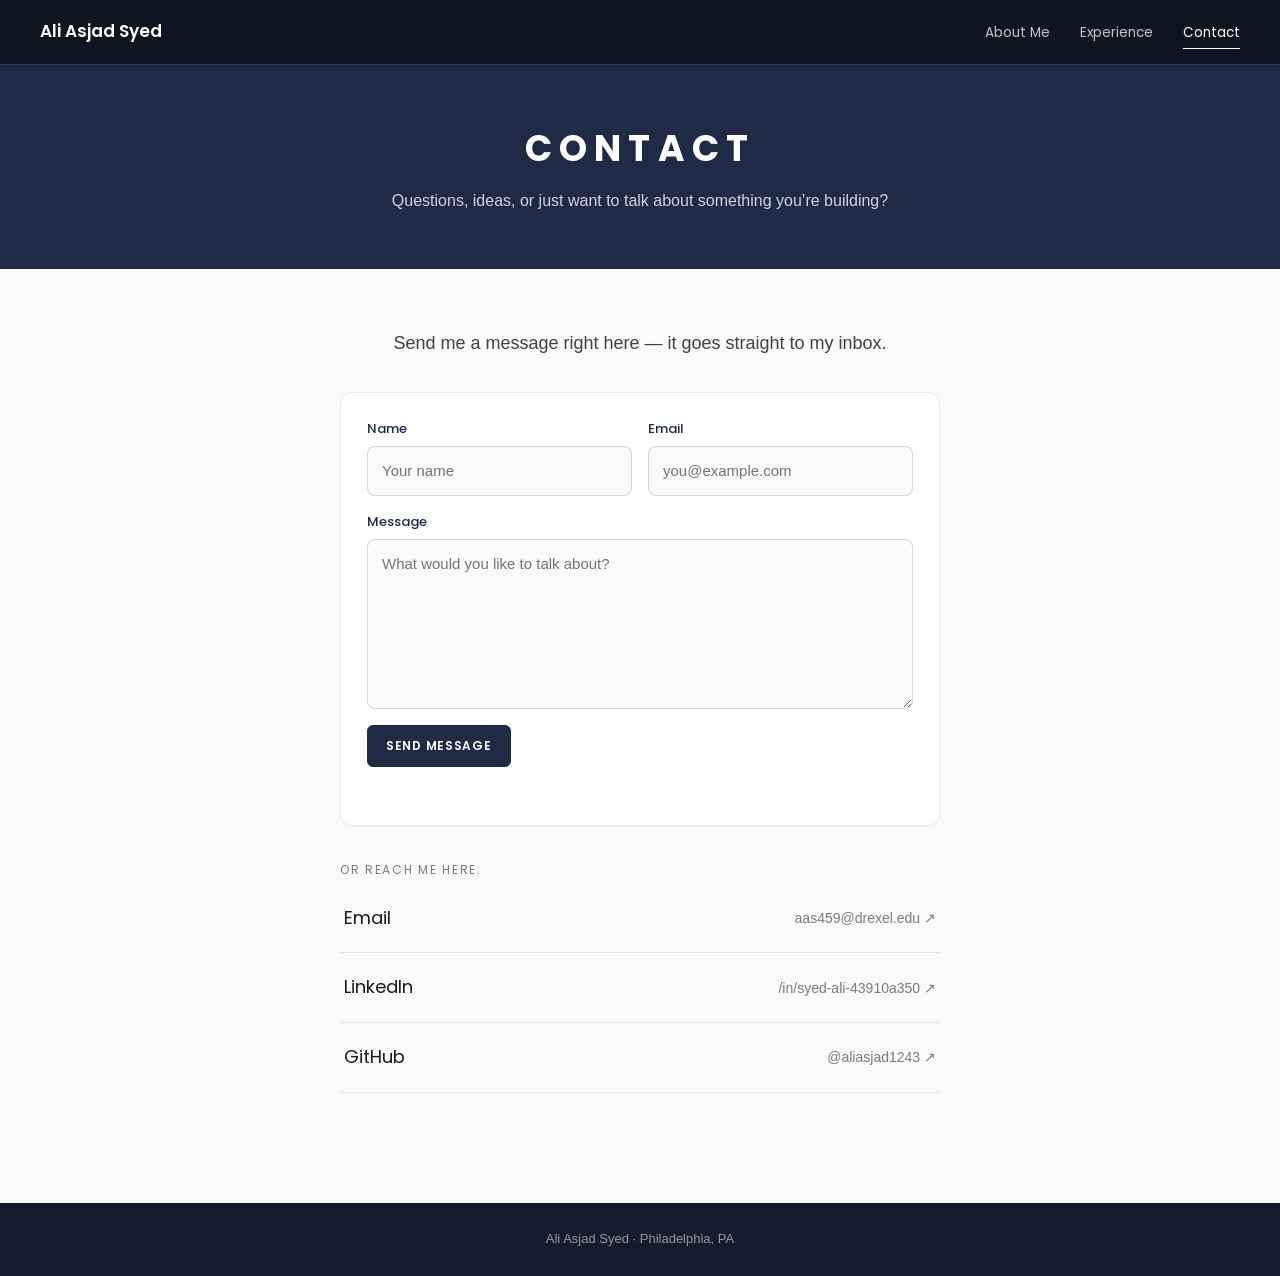
<file: contact.html>
<!doctype html>
<html lang="en">
<head>
<meta charset="utf-8">
<meta name="viewport" content="width=device-width, initial-scale=1">
<title>Contact — Ali Asjad Syed</title>
<link rel="preconnect" href="https://fonts.googleapis.com">
<link rel="preconnect" href="https://fonts.gstatic.com" crossorigin>
<link href="https://fonts.googleapis.com/css2?family=Poppins:wght@400;500;600;700&display=swap" rel="stylesheet">
<link rel="icon" href="data:image/svg+xml,<svg xmlns='http://www.w3.org/2000/svg' viewBox='0 0 64 64'><rect width='64' height='64' rx='12' fill='%231f2a44'/><text x='32' y='42' font-family='Arial' font-weight='700' font-size='26' fill='white' text-anchor='middle'>AS</text></svg>">
<link rel="stylesheet" href="style.css">
<script src="site.js"></script>
</head>
<body>

<nav>
  <a class="name" href="index.html">Ali Asjad Syed</a>
  <ul>
    <li><a href="index.html">About Me</a></li>
    <li><a href="experience.html">Experience</a></li>
    <li><a class="active" href="contact.html">Contact</a></li>
  </ul>
</nav>

<header class="page-head">
  <h1>Contact</h1>
  <p>Questions, ideas, or just want to talk about something you’re building?</p>
</header>

<div class="contact-wrap">
  <p class="lead">Send me a message right here — it goes straight to my inbox.</p>

  <form class="cform" id="cform" action="https://api.web3forms.com/submit" method="POST">
    <input type="hidden" name="access_key" value="e745d0ee-dd4e-42f8-96b7-de1516de8216">
    <input type="hidden" name="subject" value="New message from your portfolio site">
    <input type="hidden" name="from_name" value="aliasjad1243.github.io">
    <input type="checkbox" name="botcheck" class="hp" tabindex="-1" autocomplete="off" aria-hidden="true">
    <div class="row2">
      <label>Name<input type="text" name="name" required autocomplete="name" placeholder="Your name"></label>
      <label>Email<input type="email" name="email" required autocomplete="email" placeholder="you@example.com"></label>
    </div>
    <label>Message<textarea name="message" required rows="6" placeholder="What would you like to talk about?"></textarea></label>
    <button class="btn-solid dark" type="submit">Send message</button>
    <p class="cstatus" id="cstatus" role="status" aria-live="polite"></p>
  </form>

  <p class="or">Or reach me here:</p>
  <div class="clinks">
    <a href="mailto:aas459@drexel.edu">Email <span>aas459@drexel.edu ↗</span></a>
    <a href="https://www.linkedin.com/in/syed-ali-43910a350/" target="_blank" rel="noopener">LinkedIn <span>/in/syed-ali-43910a350 ↗</span></a>
    <a href="https://github.com/aliasjad1243" target="_blank" rel="noopener">GitHub <span>@aliasjad1243 ↗</span></a>
  </div>
</div>

<footer>Ali Asjad Syed · Philadelphia, PA</footer>
<script>
(function(){
  const f = document.getElementById('cform'), st = document.getElementById('cstatus'), btn = f.querySelector('button');
  f.addEventListener('submit', async e => {
    e.preventDefault();
    btn.disabled = true; btn.textContent = 'Sending…'; st.className = 'cstatus'; st.textContent = '';
    try {
      const r = await fetch(f.action, {method:'POST', headers:{'Accept':'application/json'}, body:new FormData(f)});
      const j = await r.json();
      if (!j.success) throw new Error(j.message || 'Failed');
      f.reset(); st.classList.add('ok'); st.textContent = 'Message sent ✓ Thanks for reaching out, I’ll get back to you soon.';
    } catch (err) {
      st.classList.add('err'); st.textContent = 'Something went wrong. Please try again, or email me at aas459@drexel.edu.';
    } finally { btn.disabled = false; btn.textContent = 'Send message'; }
  });
})();
</script>
</body>
</html>
</file>
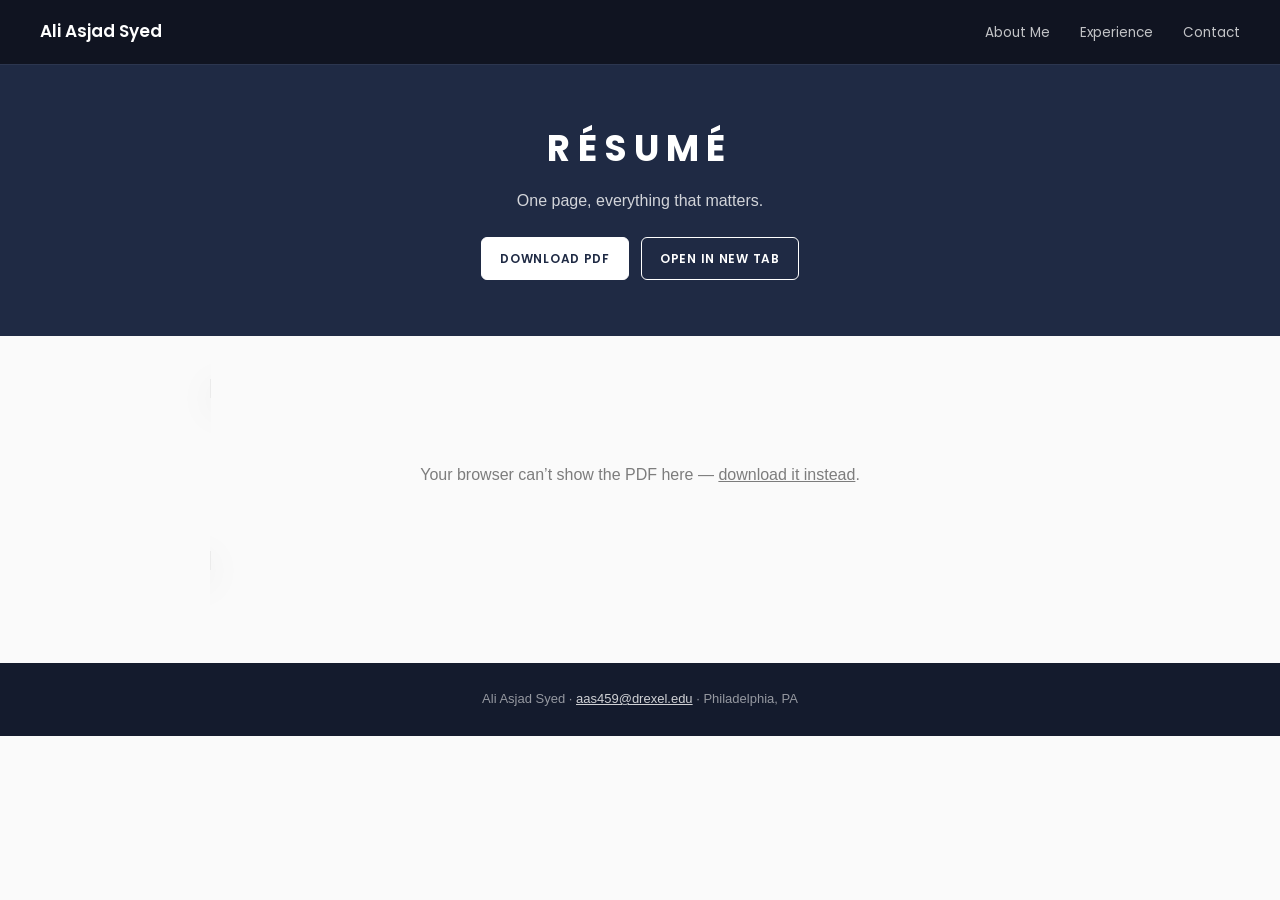
<file: resume.html>
<!doctype html>
<html lang="en">
<head>
<meta charset="utf-8">
<meta name="viewport" content="width=device-width, initial-scale=1">
<title>Résumé — Ali Asjad Syed</title>
<link rel="preconnect" href="https://fonts.googleapis.com">
<link rel="preconnect" href="https://fonts.gstatic.com" crossorigin>
<link href="https://fonts.googleapis.com/css2?family=Poppins:wght@400;500;600;700&display=swap" rel="stylesheet">
<link rel="icon" href="data:image/svg+xml,<svg xmlns='http://www.w3.org/2000/svg' viewBox='0 0 64 64'><rect width='64' height='64' rx='12' fill='%231f2a44'/><text x='32' y='42' font-family='Arial' font-weight='700' font-size='26' fill='white' text-anchor='middle'>AS</text></svg>">
<link rel="stylesheet" href="style.css">
<script src="site.js"></script>
</head>
<body>

<nav>
  <a class="name" href="index.html">Ali Asjad Syed</a>
  <ul>
    <li><a href="index.html">About Me</a></li>
    <li><a href="experience.html">Experience</a></li>
    <li><a href="contact.html">Contact</a></li>
  </ul>
</nav>

<header class="page-head">
  <h1>Résumé</h1>
  <p>One page, everything that matters.</p>
  <div class="ctas">
    <a class="btn-solid" href="assets/Ali_Syed_Resume.pdf" download>Download PDF</a>
    <a class="btn-outline" href="assets/Ali_Syed_Resume.pdf" target="_blank" rel="noopener">Open in new tab</a>
  </div>
</header>

<div class="pdf">
  <object data="assets/Ali_Syed_Resume.pdf#view=FitH" type="application/pdf" aria-label="Ali Asjad Syed résumé">
    <p class="alt">Your browser can’t show the PDF here — <a href="assets/Ali_Syed_Resume.pdf">download it instead</a>.</p>
  </object>
</div>

<footer>Ali Asjad Syed · <a href="mailto:aas459@drexel.edu">aas459@drexel.edu</a> · Philadelphia, PA</footer>
</body>
</html>
</file>
<file: style.css>
/*
  Ali Asjad Syed — portfolio styles (shared by every page)

  PHOTOS: images point at assets/<name>.jpg. If a file is missing the page
  falls back gracefully (navy banner, text-only row, hidden thumbnail), so you
  can add photos one at a time.
*/
:root{
  --navy:#1f2a44;
  --navy-2:#2a3757;
  --paper:#fafafa;
  --ink:#1b1b1b;
  --muted:rgba(0,0,0,.5);
  --soft:rgba(0,0,0,.08);
  --col:800px;
  --head:'Poppins','Helvetica Neue',Arial,sans-serif;
  --body:'Helvetica Neue',Helvetica,Arial,sans-serif;
}
*{box-sizing:border-box;margin:0;padding:0}
html{scroll-behavior:smooth;scroll-padding-top:76px}
body{background:var(--paper);color:var(--ink);font-family:var(--body);font-size:16px;line-height:1.6;-webkit-font-smoothing:antialiased}
img,video{display:block;max-width:100%}
a{color:inherit}

/* ---------- nav ---------- */
nav{position:fixed;top:0;left:0;right:0;z-index:50;height:64px;display:flex;align-items:center;justify-content:space-between;
  padding:0 clamp(16px,4vw,40px);transition:background .3s,box-shadow .3s}
nav.solid{background:rgba(16,20,32,.97);box-shadow:0 1px 0 rgba(255,255,255,.06)}
nav .name{font-family:var(--head);font-weight:600;font-size:17px;color:#fff;text-decoration:none}
nav ul{list-style:none;display:flex;align-items:center;gap:clamp(12px,2.4vw,30px)}
nav ul a{font-family:var(--head);font-size:13.5px;color:rgba(255,255,255,.75);text-decoration:none;padding:6px 0;border-bottom:1.5px solid transparent}
nav ul a:hover{color:#fff}
nav ul a.active{color:#fff;border-bottom-color:#fff}

/* ---------- buttons ---------- */
.btn-outline,.btn-solid{font-family:var(--head);font-weight:600;font-size:12px;letter-spacing:.06em;text-transform:uppercase;
  border-radius:6px;padding:11px 18px;text-decoration:none;display:inline-block;transition:background .2s,color .2s,filter .2s}
.btn-outline{color:#fff;border:1.5px solid #fff}
.btn-outline:hover{background:#fff;color:var(--navy)}
.btn-outline.dark{color:var(--navy);border-color:var(--navy)}
.btn-outline.dark:hover{background:var(--navy);color:#fff}
.btn-solid{background:#fff;color:var(--navy);border:1.5px solid #fff}
.btn-solid:hover{filter:brightness(.92)}
.btn-solid.dark{background:var(--navy);color:#fff;border-color:var(--navy)}

/* ---------- photo bands / hero ---------- */
.band{position:relative;min-height:46vh;display:grid;place-items:center;text-align:center;color:#fff;overflow:hidden;background:var(--navy)}
.band > img{position:absolute;inset:0;width:100%;height:100%;object-fit:cover}
.band::after{content:"";position:absolute;inset:0;background:linear-gradient(rgba(16,22,40,.55),rgba(16,22,40,.72))}
.band .inner{position:relative;z-index:1;padding:120px 20px 70px;max-width:820px}
.band h1.caps,.band h2{font-family:var(--head);font-weight:700;font-size:clamp(28px,4vw,40px);letter-spacing:.22em;text-transform:uppercase}
.band p{margin-top:16px;font-size:16px;color:rgba(255,255,255,.88);max-width:540px;margin-left:auto;margin-right:auto}
.hero{min-height:92vh}
.hero .eyebrow{font-family:var(--head);font-weight:500;font-size:12px;letter-spacing:.14em;text-transform:uppercase;color:rgba(255,255,255,.9)}
.hero h1{font-family:var(--head);font-weight:500;font-size:clamp(32px,5vw,56px);line-height:1.2;margin:20px 0 34px}
.hero h1{margin-bottom:14px}
.hero .hero-sub{font-family:var(--head);font-size:clamp(16px,1.6vw,20px);color:rgba(255,255,255,.85);margin:0 auto 34px;max-width:640px}
.hero .ctas{display:flex;gap:12px;justify-content:center;flex-wrap:wrap}
.chev{position:absolute;bottom:22px;left:50%;transform:translateX(-50%);z-index:1;font-family:var(--head);font-size:14px;opacity:.75;text-decoration:none;color:#fff}

/* ---------- intro (about) ---------- */
.intro{max-width:var(--col);margin:0 auto;padding:100px 20px 90px;display:grid;grid-template-columns:1fr 230px;gap:56px;align-items:center}
.intro h2{font-family:var(--head);font-weight:600;font-size:30px;margin-bottom:18px}
.intro p{color:rgba(0,0,0,.74);margin-bottom:14px;font-size:17px}
.headshot{width:230px;aspect-ratio:4/5;object-fit:cover;border-radius:4px;background:#e9e9e9}
.intro.no-photo{grid-template-columns:1fr;max-width:640px}
.numbers{display:grid;grid-template-columns:repeat(4,minmax(0,1fr));gap:20px;margin-top:26px}
.numbers b{display:block;font-family:var(--head);font-weight:600;font-size:24px;color:var(--navy)}
.numbers span{font-size:13px;color:var(--muted);line-height:1.35;display:block}

/* ---------- section titles ---------- */
.sec-title{text-align:center;margin-bottom:40px}
.sec-title h2{font-family:var(--head);font-weight:600;font-size:clamp(26px,3vw,34px)}
.sec-title p{color:var(--muted);margin-top:6px}

/* ---------- skills (three columns) ---------- */
.skills{background:var(--navy);color:#fff;padding:80px 20px 90px}
.skills .sec-title p{color:rgba(255,255,255,.65)}
.skill-grid{display:grid;grid-template-columns:repeat(3,minmax(0,1fr));gap:22px;max-width:1080px;margin:0 auto}
.skill{background:rgba(255,255,255,.05);border:1px solid rgba(255,255,255,.1);border-radius:10px;padding:28px 26px}
.skill .ic{font-family:var(--head);font-size:12px;letter-spacing:.16em;text-transform:uppercase;color:rgba(255,255,255,.6)}
.skill h3{font-family:var(--head);font-weight:600;font-size:21px;margin:6px 0 12px}
.skill p{font-size:14.5px;color:rgba(255,255,255,.78);line-height:1.7}
.skill .tools{margin-top:16px;display:flex;flex-wrap:wrap;gap:6px}
.skill .tools span{font-size:12px;padding:4px 9px;border-radius:999px;background:rgba(255,255,255,.1);color:rgba(255,255,255,.9)}

/* ---------- selected work grid ---------- */
.selected{padding:90px 20px;text-align:center}
.grid{display:grid;grid-template-columns:repeat(3,minmax(0,1fr));gap:22px;max-width:1080px;margin:0 auto}
.tile{text-decoration:none;color:var(--ink);display:block}
.tile .ph{aspect-ratio:16/10;background:linear-gradient(135deg,var(--navy),#3a4b74);overflow:hidden;display:grid;place-items:center}
.tile .ph img{width:100%;height:100%;object-fit:cover;transition:transform .5s}
.tile:hover .ph img{transform:scale(1.04)}
.tile .ph .fallback{display:none;font-family:var(--head);font-weight:600;font-size:15px;letter-spacing:.18em;text-transform:uppercase;color:rgba(255,255,255,.6)}
.tile .ph.missing .fallback{display:block}
.tile h3{font-family:var(--head);font-weight:600;font-size:16px;margin-top:14px}
.tile p{font-size:13.5px;color:var(--muted);margin-top:2px}
.selected .btn-outline{margin-top:40px}

/* ---------- outside the lab ---------- */
.outside{max-width:1080px;margin:0 auto;padding:20px 20px 100px}
.cards{display:grid;grid-template-columns:repeat(2,minmax(0,1fr));gap:18px}
.card{border:1px solid var(--soft);border-radius:10px;padding:24px 26px;background:#fff}
.card .k{font-family:var(--head);font-size:11.5px;letter-spacing:.14em;text-transform:uppercase;color:var(--muted)}
.card h3{font-family:var(--head);font-weight:600;font-size:18px;margin:4px 0 8px;color:var(--navy)}
.card p{font-size:14.5px;color:rgba(0,0,0,.72)}

/* ---------- sub-nav on experience page ---------- */
.subnav{position:sticky;top:64px;z-index:30;background:rgba(250,250,250,.94);backdrop-filter:blur(8px);-webkit-backdrop-filter:blur(8px);border-bottom:1px solid var(--soft)}
.subnav ul{list-style:none;display:flex;gap:6px;justify-content:center;flex-wrap:wrap;padding:12px 16px}
.subnav a{font-family:var(--head);font-size:13px;text-decoration:none;color:var(--muted);padding:6px 14px;border-radius:999px}
.subnav a:hover{color:var(--ink)}
.subnav a.on{background:var(--navy);color:#fff}

/* ---------- entries ---------- */
.group-title{max-width:var(--col);margin:0 auto;padding:80px 20px 0}
.group-title h2{font-family:var(--head);font-weight:700;font-size:15px;letter-spacing:.24em;text-transform:uppercase;color:var(--navy);
  display:flex;align-items:center;gap:16px}
.group-title h2::after{content:"";flex:1;height:1px;background:var(--soft)}
.entries{max-width:var(--col);margin:0 auto;padding:40px 20px 20px}
.entry{padding-bottom:60px;margin-bottom:60px;border-bottom:1px solid var(--soft)}
.entry:last-child{border-bottom:0;margin-bottom:0}
.banner{position:relative;aspect-ratio:2.4/1;background:linear-gradient(120deg,var(--navy),#3a4b74);overflow:hidden;margin-bottom:22px}
.banner.empty{aspect-ratio:5/1}
.banner img{position:absolute;inset:0;width:100%;height:100%;object-fit:cover}
.banner .word{position:absolute;right:18px;bottom:6px;font-family:var(--head);font-weight:700;color:#fff;
  font-size:clamp(28px,6vw,56px);letter-spacing:.06em;line-height:1;text-shadow:0 2px 18px rgba(0,0,0,.45)}
.row{display:grid;grid-template-columns:1fr 1fr;gap:28px;align-items:start}
.row .main{aspect-ratio:4/3;object-fit:cover;width:100%;background:#e9e9e9}
.row video.main{aspect-ratio:16/9;background:#000}
.row.no-photo{grid-template-columns:1fr}
.row.no-photo .text{text-align:left}
.text{text-align:right}
.text h3{font-family:var(--head);font-weight:400;font-size:21px;line-height:1.35}
.text .summary{color:var(--muted);font-size:14.5px;line-height:1.85;margin-top:14px}
.text .stats{display:flex;gap:18px;justify-content:flex-end;flex-wrap:wrap;margin-top:16px}
.row.no-photo .text .stats{justify-content:flex-start}
.text .stats div{min-width:84px}
.text .stats b{display:block;font-family:var(--head);font-weight:600;font-size:18px;color:var(--navy)}
.text .stats span{display:block;font-size:11.5px;color:var(--muted);line-height:1.35}
.text .org{margin-top:18px;font-size:14px;font-weight:700}
.text .date{font-size:14px;color:var(--muted);margin-top:2px}
.text .tools{font-size:12.5px;color:var(--muted);margin-top:10px}
.text .credit{font-size:12px;color:rgba(0,0,0,.4);margin-top:6px;font-style:italic}
details{margin-top:22px}
summary{cursor:pointer;font-family:var(--head);font-size:12.5px;letter-spacing:.06em;text-transform:uppercase;color:var(--navy);list-style:none}
summary::-webkit-details-marker{display:none}
summary::after{content:" +"}
details[open] summary::after{content:" −"}
details ul{margin:12px 0 0 18px;color:rgba(0,0,0,.72);font-size:14.5px;display:grid;gap:6px}
.media{display:grid;grid-template-columns:repeat(3,minmax(0,1fr));gap:12px;margin-top:28px}
.media:empty{display:none}
.media figure img{aspect-ratio:16/9;object-fit:cover;width:100%;background:#e9e9e9}
.media figcaption{font-size:12px;color:var(--muted);margin-top:6px;white-space:nowrap;overflow:hidden;text-overflow:ellipsis}

/* ---------- coursework + toolbox ---------- */
.list-block{max-width:var(--col);margin:0 auto;padding:40px 20px 20px}
.course{display:flex;justify-content:space-between;gap:16px;padding:14px 0;border-bottom:1px solid var(--soft)}
.course b{font-family:var(--head);font-weight:600;font-size:15px}
.course span{color:var(--muted);font-size:14px;text-align:right}
.tool-grid{display:grid;grid-template-columns:170px 1fr;gap:12px 22px;font-size:15px}
.tool-grid dt{font-family:var(--head);font-weight:600;font-size:13px;color:var(--navy);padding-top:2px}
.tool-grid dd{color:rgba(0,0,0,.74)}

/* ---------- resume page ---------- */
.page-head{background:var(--navy);color:#fff;text-align:center;padding:120px 20px 56px}
.page-head h1{font-family:var(--head);font-weight:700;font-size:clamp(26px,3.6vw,36px);letter-spacing:.2em;text-transform:uppercase}
.page-head p{color:rgba(255,255,255,.8);margin-top:10px}
.page-head .ctas{margin-top:24px;display:flex;gap:12px;justify-content:center;flex-wrap:wrap}
.pdf{max-width:900px;margin:40px auto 90px;padding:0 20px}
.pdf object{width:100%;height:1150px;border:1px solid var(--soft);background:#fff;box-shadow:0 10px 40px rgba(0,0,0,.08)}
.pdf .alt{text-align:center;padding:60px 20px;color:var(--muted)}

/* ---------- contact ---------- */
.contact-wrap{max-width:640px;margin:0 auto;padding:60px 20px 110px}
.contact-wrap .lead{font-size:18px;color:rgba(0,0,0,.74);text-align:center;margin-bottom:34px}
.clinks{display:grid;gap:0}
.clinks a{display:flex;justify-content:space-between;align-items:center;padding:20px 4px;border-bottom:1px solid var(--soft);text-decoration:none;
  font-family:var(--head);font-size:18px;transition:padding .2s,color .2s}
.clinks a span{font-family:var(--body);font-size:14px;color:var(--muted)}
.clinks a:hover{padding-left:12px;color:var(--navy)}

/* ---------- closing band + footer ---------- */
.closing{background:var(--navy);color:#fff;text-align:center;padding:80px 20px}
.closing h2{font-family:var(--head);font-weight:600;font-size:clamp(24px,3vw,34px)}
.closing p{color:rgba(255,255,255,.8);margin:10px auto 26px;max-width:520px}
.closing .ctas{display:flex;gap:12px;justify-content:center;flex-wrap:wrap}
footer{background:#141b2d;color:rgba(255,255,255,.55);font-size:13px;text-align:center;padding:26px 20px}
footer a{color:rgba(255,255,255,.8)}

/* ---------- responsive ---------- */
@media (max-width:820px){
  nav .name{font-size:15px}
  nav ul{gap:12px}
  nav ul a{font-size:12.5px}
  .intro{grid-template-columns:1fr;gap:28px;padding-top:70px}
  .headshot{width:170px;order:-1}
  .numbers{grid-template-columns:1fr 1fr}
  .skill-grid,.grid{grid-template-columns:1fr;max-width:480px}
  .cards{grid-template-columns:1fr}
  .row{grid-template-columns:1fr}
  .text{text-align:left}
  .text .stats{justify-content:flex-start}
  .media{grid-template-columns:1fr 1fr}
  .tool-grid{grid-template-columns:1fr;gap:2px}
  .tool-grid dd{margin-bottom:12px}
  .pdf object{height:75vh}
}
@media (max-width:520px){
  nav .name{display:none}
  nav{justify-content:center}
}

/* =========================================================
   Experience page v3: sections, image-left cards, Learn more
   ========================================================= */
.xsec{max-width:1120px;margin:0 auto;padding:70px 20px 10px}
.xsec:last-of-type{padding-bottom:100px}
.xsec > h2{font-family:var(--head);font-weight:700;font-size:15px;letter-spacing:.24em;text-transform:uppercase;color:var(--navy);
  display:flex;align-items:center;gap:16px;margin-bottom:26px}
.xsec > h2::after{content:"";flex:1;height:1px;background:var(--soft)}

/* education */
.edu{background:#fff;border:1px solid var(--soft);border-radius:12px;padding:26px 28px;display:grid;grid-template-columns:1fr auto;gap:6px 24px}
.edu h3{font-family:var(--head);font-weight:600;font-size:20px;color:var(--ink)}
.edu .school{color:var(--muted);font-size:14.5px}
.edu .degree{font-size:15.5px;margin-top:6px}
.edu .right{text-align:right;font-size:14.5px;color:var(--muted)}
.edu .right b{display:block;font-family:var(--head);font-size:22px;color:var(--navy)}
.edu .cw{grid-column:1 / -1;margin-top:18px;padding-top:18px;border-top:1px solid var(--soft)}
.edu .cw h4,.skills-box h4{font-family:var(--head);font-weight:600;font-size:12px;letter-spacing:.14em;text-transform:uppercase;color:var(--muted);margin-bottom:10px}
.chips{display:flex;flex-wrap:wrap;gap:8px}
.chips span{font-size:13.5px;padding:6px 12px;border-radius:999px;background:rgba(31,42,68,.07);color:var(--navy)}

/* skills */
.skills-box{display:grid;grid-template-columns:repeat(3,minmax(0,1fr));gap:18px}
.skills-box > div{background:#fff;border:1px solid var(--soft);border-radius:12px;padding:20px 22px}

/* image-left cards, 2 per row on laptop */
.xgrid{display:grid;grid-template-columns:repeat(2,minmax(0,1fr));gap:18px;align-items:start}
.xcard{background:#fff;border:1px solid var(--soft);border-radius:12px;overflow:hidden;display:grid;grid-template-columns:150px 1fr;transition:box-shadow .25s,border-color .25s}
.xcard:hover{box-shadow:0 8px 28px rgba(31,42,68,.1);border-color:rgba(31,42,68,.18)}
.xcard .thumb{background:linear-gradient(135deg,var(--navy),#3a4b74);min-height:150px;height:100%;position:relative;display:grid;place-items:center}
.xcard .thumb img,.xcard .thumb video{position:absolute;inset:0;width:100%;height:100%;object-fit:cover}
.xcard .thumb .fallback{display:none;font-family:var(--head);font-weight:700;font-size:13px;letter-spacing:.16em;color:rgba(255,255,255,.55);text-align:center;padding:10px}
.xcard .thumb.missing .fallback{display:block}
.xcard .body{padding:20px 22px}
.xcard h3{font-family:var(--head);font-weight:600;font-size:17px;line-height:1.35;color:var(--ink)}
.xcard .org{font-size:14px;color:var(--muted);margin-top:3px}
.xcard details{margin-top:14px}
.xcard summary{font-size:12px}
.xcard summary::after{content:" ⌄";display:inline-block;transition:transform .2s}
.xcard details[open] summary::after{content:" ⌄";transform:rotate(180deg)}
.xcard .stats{display:flex;gap:18px;flex-wrap:wrap;margin:14px 0 4px}
.xcard .stats b{display:block;font-family:var(--head);font-weight:600;font-size:17px;color:var(--navy)}
.xcard .stats span{display:block;font-size:11.5px;color:var(--muted);line-height:1.3}
.xcard details ul{margin:12px 0 0 16px;font-size:14px;gap:7px}
.xcard .tools{font-size:12.5px;color:var(--muted);margin-top:12px}
.xcard .credit{font-size:12px;color:rgba(0,0,0,.42);font-style:italic;margin-top:4px}

/* awards: brief rows, image slot left, no dropdowns */
.awards{display:grid;grid-template-columns:repeat(2,minmax(0,1fr));gap:12px}
.award{display:grid;grid-template-columns:64px 1fr;gap:16px;align-items:center;background:#fff;border:1px solid var(--soft);border-radius:12px;padding:12px}
.award .thumb{width:64px;height:64px;border-radius:8px;overflow:hidden;background:linear-gradient(135deg,var(--navy),#3a4b74);display:grid;place-items:center;position:relative}
.award .thumb img{position:absolute;inset:0;width:100%;height:100%;object-fit:cover}
.award .thumb .fallback{display:none;color:rgba(255,255,255,.75);font-size:22px}
.award .thumb.missing .fallback{display:block}
.award b{font-family:var(--head);font-weight:600;font-size:15px;color:var(--navy)}
.award p{font-size:14px;color:rgba(0,0,0,.7);line-height:1.45}

@media (max-width:820px){
  .xgrid,.awards,.skills-box{grid-template-columns:1fr}
  .edu{grid-template-columns:1fr}
  .edu .right{text-align:left}
}
@media (max-width:460px){
  .xcard{grid-template-columns:1fr}
  .xcard .thumb{min-height:170px}
}
/* keep the card image a fixed tile, even when "Learn more" is open */
.xcard{align-items:start}
.xcard .thumb{height:150px;min-height:0;align-self:start}
@media (max-width:460px){.xcard .thumb{height:190px}}

/* ---------- v4 additions ---------- */
.hero-photo{width:136px;height:136px;border-radius:50%;object-fit:cover;margin:0 auto 22px;border:3px solid rgba(255,255,255,.9);box-shadow:0 8px 30px rgba(0,0,0,.35)}
.award{align-items:start;padding:16px}
.award .place{font-family:var(--head);font-size:11.5px;letter-spacing:.12em;text-transform:uppercase;color:var(--muted);margin-bottom:2px}
.award b{font-size:16px}
.award p{margin-top:6px}
.xcard .thumb.wire{background:var(--navy);cursor:grab;overflow:hidden}
.xcard .thumb.wire:active{cursor:grabbing}
.xcard .thumb.wire canvas{position:absolute;inset:0;width:100%!important;height:100%!important;display:block}
.xcard .thumb.wire .hint{position:absolute;left:0;right:0;bottom:6px;text-align:center;font-size:10px;letter-spacing:.12em;text-transform:uppercase;color:rgba(255,255,255,.55);pointer-events:none;z-index:1}

/* project cards: repo link, proof-of-concept note, code screenshots */
.xcard .repo{display:inline-block;margin-top:12px;font-family:var(--head);font-size:12.5px;letter-spacing:.06em;text-transform:uppercase;color:var(--navy);text-decoration:none;border-bottom:1px solid currentColor;padding-bottom:1px}
.xcard .repo:hover{opacity:.7}
.xcard .note{font-size:13px;color:var(--muted);font-style:italic;margin-top:12px;line-height:1.45}
.xcard .thumb img.code{object-fit:cover;object-position:left top;background:#0d1117}

/* hero headshot: sit higher, keep the face framed inside the circle */
.hero .inner{padding-top:72px}
.hero-photo{display:block;margin:0 auto 20px;object-position:50% 30%}
.card.wide{grid-column:1/-1}
@media (max-width:640px){.hero .inner{padding-top:84px}}

/* ---------- headshot: bigger circle ---------- */
.hero-photo{width:190px;height:190px;object-position:50% 50%}
@media (max-width:520px){.hero-photo{width:150px;height:150px}}

/* ---------- Outside the Lab: Instagram-style stories ---------- */
.stories{display:flex;gap:22px;justify-content:center;flex-wrap:nowrap;overflow-x:auto;padding:6px 4px 14px;scrollbar-width:none;-webkit-overflow-scrolling:touch}
.stories::-webkit-scrollbar{display:none}
.story{flex:0 0 auto;width:104px;background:none;border:0;cursor:pointer;display:flex;flex-direction:column;align-items:center;gap:8px;font:inherit;color:inherit;padding:0}
.story .ring{width:92px;height:92px;border-radius:50%;padding:3px;background:conic-gradient(from 210deg,#feda75,#fa7e1e,#d62976,#962fbf,#4f5bd5,#feda75);display:block;transition:transform .2s}
.story .ring img{width:100%;height:100%;border-radius:50%;object-fit:cover;border:3px solid var(--paper);display:block;background:#ddd}
.story:hover .ring{transform:scale(1.05)}
.story.seen .ring{background:#c9ccd3}
.story .cap{font-size:12.5px;line-height:1.3;color:rgba(0,0,0,.75);text-align:center}
@media (max-width:1000px){.stories{justify-content:flex-start}}

.sv[hidden]{display:none!important}
.sv{position:fixed;inset:0;z-index:100;background:rgba(8,10,16,.94);display:flex;align-items:center;justify-content:center}
.sv-frame{position:relative;height:min(92vh,calc(92vw*16/9));aspect-ratio:9/16;background:#000;border-radius:14px;overflow:hidden;box-shadow:0 20px 60px rgba(0,0,0,.6)}
.sv-stage{position:absolute;inset:0;display:grid;place-items:center}
.sv-stage img,.sv-stage video{width:100%;height:100%;object-fit:contain;display:block}
.sv-bars{position:absolute;top:10px;left:10px;right:10px;z-index:3;display:flex;gap:4px}
.sv-bars span{flex:1;height:3px;border-radius:2px;background:rgba(255,255,255,.35);overflow:hidden}
.sv-bars i{display:block;height:100%;width:0;background:#fff}
.sv-close,.sv-mute{position:absolute;top:22px;z-index:4;background:rgba(0,0,0,.35);border:0;color:#fff;border-radius:50%;width:38px;height:38px;cursor:pointer;font-size:20px;line-height:38px;padding:0}
.sv-close{right:12px;font-size:26px}
.sv-mute{right:58px;font-size:17px}
.sv-prev,.sv-next{position:absolute;top:70px;bottom:90px;z-index:2;background:none;border:0;cursor:pointer}
.sv-prev{left:0;width:32%}
.sv-next{right:0;width:68%}
.sv-cap{position:absolute;left:0;right:0;bottom:0;z-index:3;padding:40px 18px 22px;color:#fff;font-family:var(--head);font-weight:500;font-size:16px;text-align:center;
  background:linear-gradient(transparent,rgba(0,0,0,.7));pointer-events:none}
@media (max-width:520px){.sv-frame{height:100vh;height:100dvh;width:100vw;aspect-ratio:auto;border-radius:0}}

/* ---------- contact form ---------- */
.cform{display:grid;gap:16px;background:#fff;border:1px solid var(--soft);border-radius:12px;padding:26px;margin-bottom:34px}
.cform .row2{display:grid;grid-template-columns:1fr 1fr;gap:16px}
.cform label{display:grid;gap:6px;font-family:var(--head);font-size:13px;font-weight:500;color:var(--navy)}
.cform input,.cform textarea{font:inherit;font-family:var(--body);font-size:15px;color:var(--ink);padding:12px 14px;border:1px solid rgba(0,0,0,.15);border-radius:8px;background:var(--paper);width:100%;resize:vertical}
.cform input:focus,.cform textarea:focus{outline:none;border-color:var(--navy);box-shadow:0 0 0 3px rgba(31,42,68,.12);background:#fff}
.cform button{justify-self:start;cursor:pointer}
.cform button:disabled{opacity:.6;cursor:wait}
.cform .hp{display:none}
.cstatus{font-size:14px;min-height:1.2em}
.cstatus.ok{color:#1e7a45}
.cstatus.err{color:#b3261e}
.contact-wrap .or{font-family:var(--head);font-size:12px;letter-spacing:.14em;text-transform:uppercase;color:var(--muted);margin-bottom:4px}
@media (max-width:560px){.cform .row2{grid-template-columns:1fr}.cform{padding:20px}}

/* CMOS layout tile: show the whole tall layout instead of cropping */
.xcard .thumb.layout{background:#000}
.xcard .thumb.layout img{object-fit:contain}
</file>
